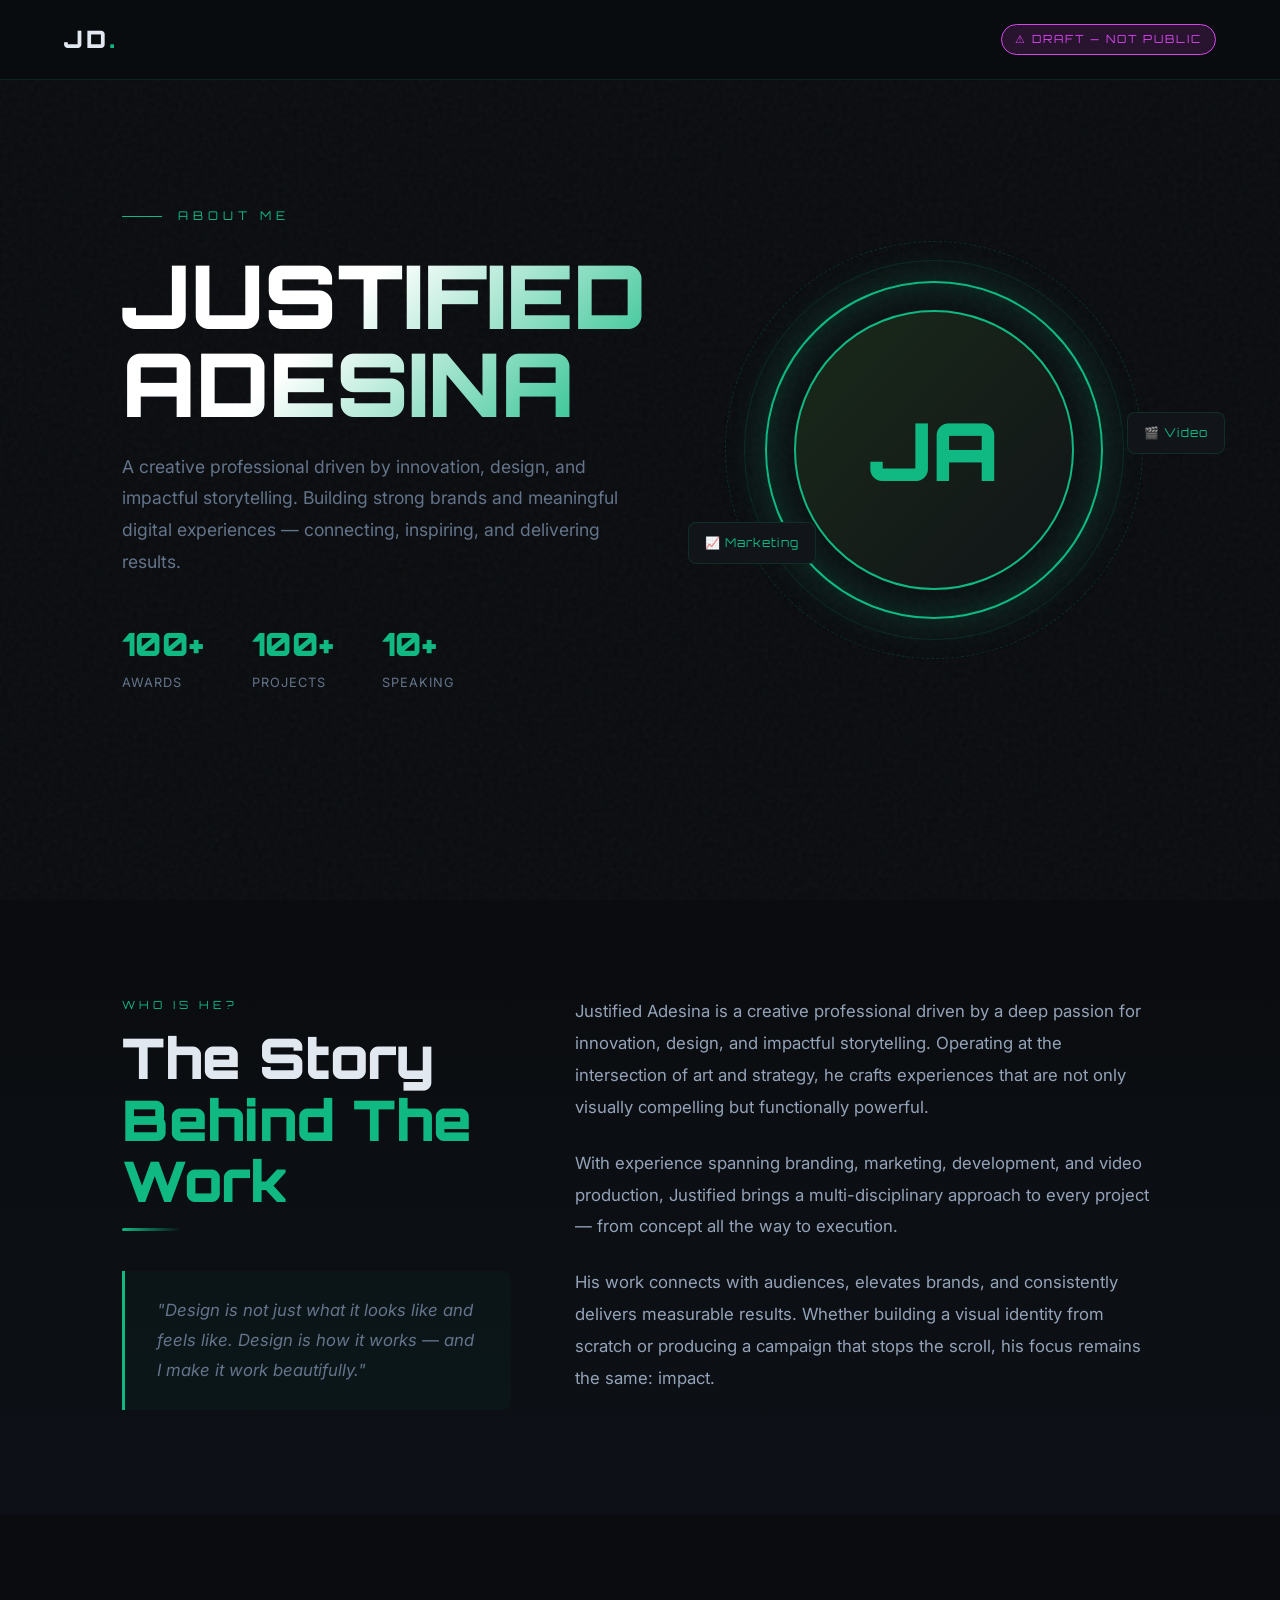
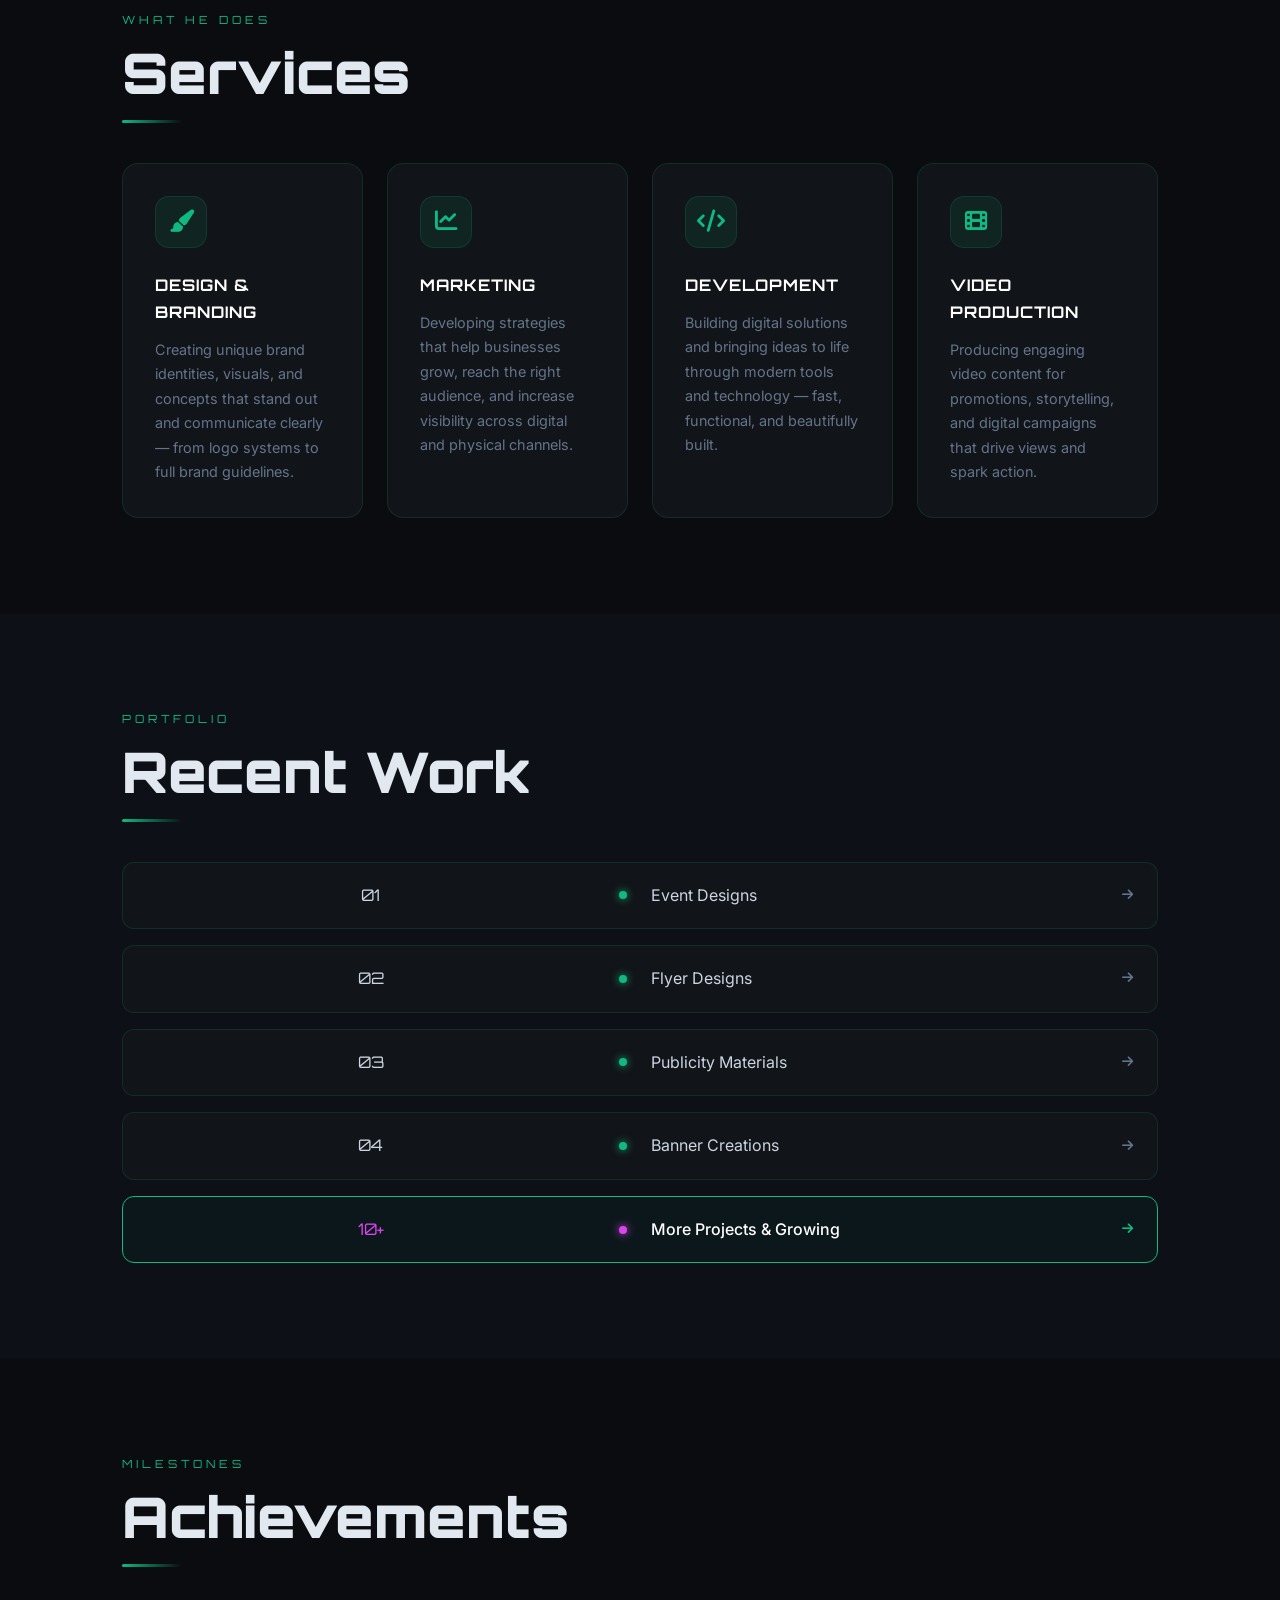
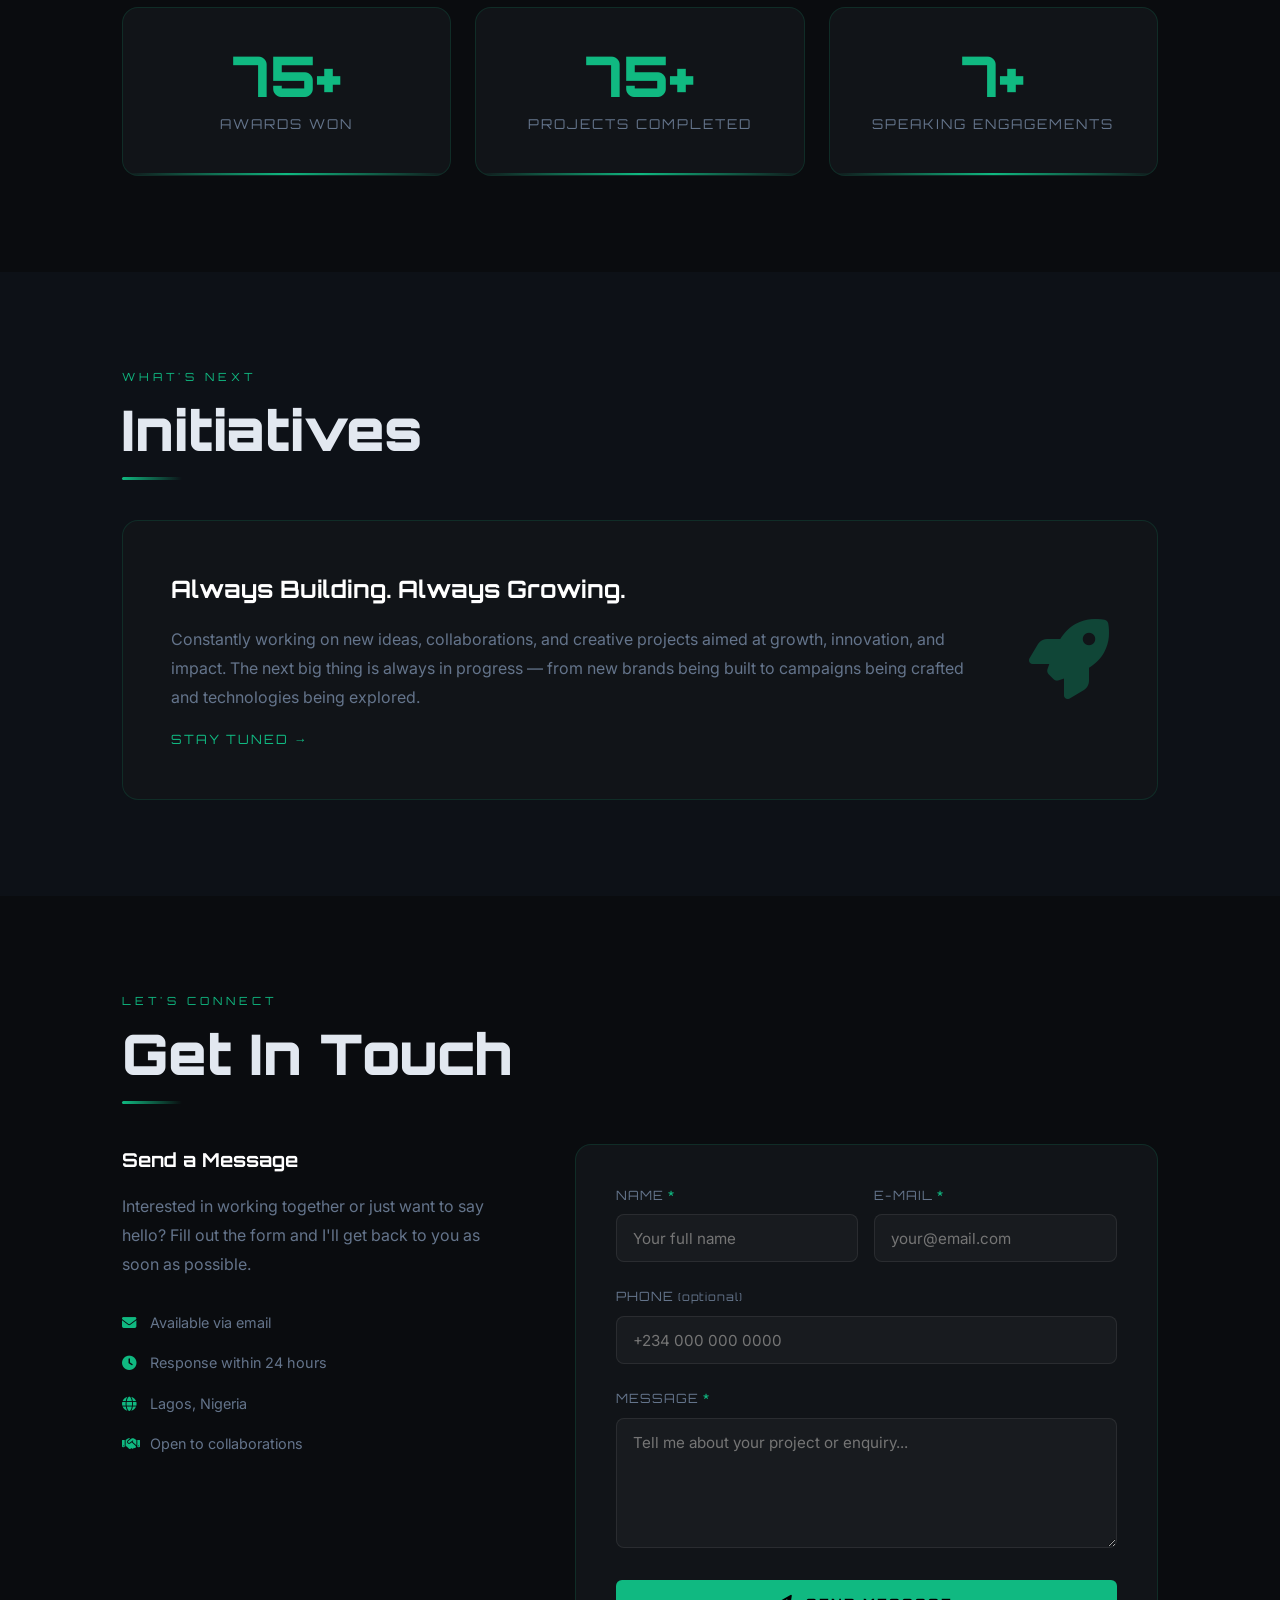
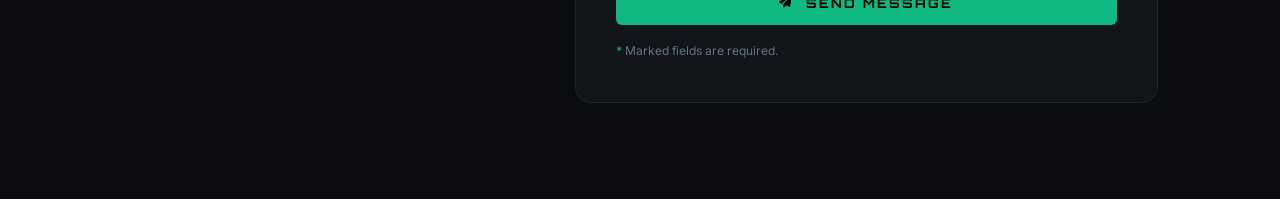
<file: about.html>
<!DOCTYPE html>
<html lang="en">
<head>
    <meta charset="UTF-8">
    <meta name="viewport" content="width=device-width, initial-scale=1.0">
    <title>About Me | Justified Design</title>
    <meta name="description" content="Creative professional driven by innovation, design, and impactful storytelling.">
    <!-- Fonts -->
    <link rel="preconnect" href="https://fonts.googleapis.com">
    <link rel="preconnect" href="https://fonts.gstatic.com" crossorigin>
    <link href="https://fonts.googleapis.com/css2?family=Orbitron:wght@400;600;700;900&family=Inter:wght@300;400;500;600;700&display=swap" rel="stylesheet">
    <link rel="stylesheet" href="https://cdnjs.cloudflare.com/ajax/libs/font-awesome/6.4.0/css/all.min.css">
    <style>
        :root {
            --bg:          #0a0c0f;
            --card-bg:     #111418;
            --border:      rgba(16,185,129,0.15);
            --accent:      #10b981;
            --accent-glow: rgba(16,185,129,0.25);
            --magenta:     #d946ef;
            --cyan:        #06b6d4;
            --text:        #e2e8f0;
            --muted:       #64748b;
            --font-head:   'Orbitron', sans-serif;
            --font-body:   'Inter', sans-serif;
        }

        *, *::before, *::after { box-sizing: border-box; margin: 0; padding: 0; }

        html { scroll-behavior: smooth; }

        body {
            background: var(--bg);
            color: var(--text);
            font-family: var(--font-body);
            line-height: 1.7;
            overflow-x: hidden;
        }

        /* ── Scrollbar ─────────────────────────── */
        ::-webkit-scrollbar { width: 4px; }
        ::-webkit-scrollbar-track { background: var(--bg); }
        ::-webkit-scrollbar-thumb { background: var(--accent); border-radius: 4px; }

        /* ── Noise overlay ──────────────────────── */
        body::before {
            content: '';
            position: fixed;
            inset: 0;
            background-image: url("data:image/svg+xml,%3Csvg viewBox='0 0 200 200' xmlns='http://www.w3.org/2000/svg'%3E%3Cfilter id='n'%3E%3CfeTurbulence type='fractalNoise' baseFrequency='0.9' numOctaves='4' stitchTiles='stitch'/%3E%3C/filter%3E%3Crect width='100%25' height='100%25' filter='url(%23n)' opacity='0.04'/%3E%3C/svg%3E");
            pointer-events: none;
            z-index: 0;
        }

        /* ── Nav ────────────────────────────────── */
        nav {
            position: fixed;
            top: 0; left: 0; right: 0;
            z-index: 100;
            padding: 1.2rem 4rem;
            display: flex;
            justify-content: space-between;
            align-items: center;
            background: rgba(10,12,15,0.85);
            backdrop-filter: blur(12px);
            border-bottom: 1px solid var(--border);
        }
        .logo { font-family: var(--font-head); font-size: 1.5rem; font-weight: 900; letter-spacing: 3px; }
        .logo span { color: var(--accent); }
        .nav-draft {
            font-size: 0.7rem;
            background: rgba(217,70,239,0.15);
            color: var(--magenta);
            border: 1px solid var(--magenta);
            padding: 0.3rem 0.8rem;
            border-radius: 20px;
            font-family: var(--font-head);
            letter-spacing: 2px;
        }

        /* ── Container ──────────────────────────── */
        .container { max-width: 1100px; margin: 0 auto; padding: 0 2rem; }

        /* ── Section base ───────────────────────── */
        section { padding: 6rem 0; position: relative; z-index: 1; }

        .section-label {
            font-family: var(--font-head);
            font-size: 0.7rem;
            letter-spacing: 4px;
            color: var(--accent);
            margin-bottom: 0.75rem;
        }
        .section-title {
            font-family: var(--font-head);
            font-size: clamp(2rem, 5vw, 3.5rem);
            font-weight: 900;
            line-height: 1.1;
            margin-bottom: 1rem;
        }
        .section-divider {
            width: 60px; height: 3px;
            background: linear-gradient(90deg, var(--accent), transparent);
            margin-bottom: 2.5rem;
            border-radius: 2px;
        }

        /* ── HERO ───────────────────────────────── */
        #hero {
            min-height: 100vh;
            display: flex;
            align-items: center;
            padding-top: 6rem;
            overflow: hidden;
        }
        .hero-grid {
            display: grid;
            grid-template-columns: 1fr 1fr;
            gap: 4rem;
            align-items: center;
        }
        .hero-eyebrow {
            font-family: var(--font-head);
            font-size: 0.75rem;
            letter-spacing: 5px;
            color: var(--accent);
            display: flex;
            align-items: center;
            gap: 1rem;
            margin-bottom: 1.5rem;
        }
        .hero-eyebrow::before {
            content: '';
            width: 40px; height: 1px;
            background: var(--accent);
        }
        .hero-name {
            font-family: var(--font-head);
            font-size: clamp(3rem, 7vw, 5.5rem);
            font-weight: 900;
            line-height: 1;
            margin-bottom: 1.5rem;
            background: linear-gradient(135deg, #fff 40%, var(--accent) 100%);
            -webkit-background-clip: text;
            -webkit-text-fill-color: transparent;
            background-clip: text;
        }
        .hero-tagline {
            font-size: 1.1rem;
            color: var(--muted);
            max-width: 500px;
            line-height: 1.8;
            margin-bottom: 2.5rem;
        }
        .hero-stats {
            display: flex;
            gap: 3rem;
        }
        .hero-stat-num {
            font-family: var(--font-head);
            font-size: 2rem;
            font-weight: 900;
            color: var(--accent);
        }
        .hero-stat-label {
            font-size: 0.8rem;
            color: var(--muted);
            letter-spacing: 1px;
        }
        .hero-visual {
            position: relative;
            display: flex;
            align-items: center;
            justify-content: center;
        }
        .hero-avatar-ring {
            width: 380px; height: 380px;
            border-radius: 50%;
            border: 1px solid var(--border);
            display: flex;
            align-items: center;
            justify-content: center;
            position: relative;
            animation: spin 20s linear infinite;
        }
        @keyframes spin { to { transform: rotate(360deg); } }
        .hero-avatar-ring::before, .hero-avatar-ring::after {
            content: '';
            position: absolute;
            border-radius: 50%;
        }
        .hero-avatar-ring::before {
            inset: -20px;
            border: 1px dashed rgba(16,185,129,0.2);
        }
        .hero-avatar-ring::after {
            inset: 20px;
            border: 2px solid var(--accent);
            box-shadow: 0 0 40px var(--accent-glow), inset 0 0 40px var(--accent-glow);
        }
        .hero-avatar-inner {
            width: 280px; height: 280px;
            border-radius: 50%;
            background: linear-gradient(135deg, #1a2a1a, #111418);
            border: 2px solid var(--accent);
            display: flex;
            align-items: center;
            justify-content: center;
            animation: spin-reverse 20s linear infinite;
            font-family: var(--font-head);
            font-size: 5rem;
            font-weight: 900;
            color: var(--accent);
            z-index: 1;
        }
        @keyframes spin-reverse { to { transform: rotate(-360deg); } }

        /* Floating badges */
        .float-badge {
            position: absolute;
            background: var(--card-bg);
            border: 1px solid var(--border);
            padding: 0.6rem 1rem;
            border-radius: 8px;
            font-size: 0.75rem;
            font-family: var(--font-head);
            color: var(--accent);
            letter-spacing: 1px;
            animation: float 3s ease-in-out infinite;
        }
        .float-badge:nth-child(2) { top: 10%; right: -10%; animation-delay: 0.5s; }
        .float-badge:nth-child(3) { bottom: 20%; left: -5%; animation-delay: 1s; }
        .float-badge:nth-child(4) { top: 40%; right: -15%; animation-delay: 1.5s; }
        @keyframes float {
            0%, 100% { transform: translateY(0); }
            50% { transform: translateY(-10px); }
        }

        /* ── ABOUT ──────────────────────────────── */
        #about { background: linear-gradient(180deg, var(--bg) 0%, #0d1117 100%); }
        .about-grid {
            display: grid;
            grid-template-columns: 1fr 1.5fr;
            gap: 4rem;
            align-items: start;
        }
        .about-sticky { position: sticky; top: 6rem; }
        .quote-block {
            border-left: 3px solid var(--accent);
            padding: 1.5rem 2rem;
            background: rgba(16,185,129,0.04);
            border-radius: 0 8px 8px 0;
            margin-top: 2rem;
        }
        .quote-block p {
            font-size: 1.05rem;
            color: var(--muted);
            line-height: 1.8;
            font-style: italic;
        }
        .about-text {
            font-size: 1.05rem;
            color: #94a3b8;
            line-height: 1.9;
            margin-bottom: 1.5rem;
        }

        /* ── SERVICES ───────────────────────────── */
        #services { background: var(--bg); }
        .services-grid {
            display: grid;
            grid-template-columns: repeat(auto-fit, minmax(240px, 1fr));
            gap: 1.5rem;
        }
        .service-card {
            background: var(--card-bg);
            border: 1px solid var(--border);
            border-radius: 16px;
            padding: 2rem;
            position: relative;
            overflow: hidden;
            transition: all 0.4s ease;
            cursor: default;
        }
        .service-card::before {
            content: '';
            position: absolute;
            inset: 0;
            background: linear-gradient(135deg, var(--accent-glow), transparent 60%);
            opacity: 0;
            transition: opacity 0.4s;
        }
        .service-card:hover { transform: translateY(-6px); border-color: var(--accent); }
        .service-card:hover::before { opacity: 1; }
        .service-icon {
            width: 52px; height: 52px;
            border-radius: 14px;
            display: flex; align-items: center; justify-content: center;
            font-size: 1.4rem;
            margin-bottom: 1.5rem;
            background: rgba(16,185,129,0.1);
            color: var(--accent);
            border: 1px solid var(--border);
        }
        .service-card h3 {
            font-family: var(--font-head);
            font-size: 1rem;
            letter-spacing: 1px;
            margin-bottom: 0.75rem;
            color: #fff;
        }
        .service-card p { font-size: 0.9rem; color: var(--muted); line-height: 1.7; }

        /* ── RECENT WORK ────────────────────────── */
        #work { background: #0d1117; }
        .work-list { display: flex; flex-direction: column; gap: 1rem; }
        .work-item {
            display: flex;
            align-items: center;
            gap: 1.5rem;
            background: var(--card-bg);
            border: 1px solid var(--border);
            border-radius: 12px;
            padding: 1.2rem 1.5rem;
            transition: all 0.3s;
        }
        .work-item:hover { border-color: var(--accent); transform: translateX(8px); }
        .work-num {
            font-family: var(--font-head);
            font-size: 0.7rem;
            color: var(--accent);
            width: 28px;
            text-align: center;
            flex-shrink: 0;
        }
        .work-dot {
            width: 8px; height: 8px;
            border-radius: 50%;
            background: var(--accent);
            box-shadow: 0 0 8px var(--accent);
            flex-shrink: 0;
        }
        .work-item span {
            font-size: 1rem;
            flex: 1;
            color: #cbd5e1;
        }
        .work-arrow { color: var(--muted); font-size: 0.8rem; }

        /* ── ACHIEVEMENTS ───────────────────────── */
        #achievements { background: var(--bg); }
        .achievements-grid {
            display: grid;
            grid-template-columns: repeat(3, 1fr);
            gap: 1.5rem;
        }
        .achievement-card {
            background: var(--card-bg);
            border: 1px solid var(--border);
            border-radius: 16px;
            padding: 2.5rem 2rem;
            text-align: center;
            position: relative;
            overflow: hidden;
            transition: all 0.3s;
        }
        .achievement-card::after {
            content: '';
            position: absolute;
            bottom: 0; left: 0; right: 0;
            height: 2px;
            background: linear-gradient(90deg, transparent, var(--accent), transparent);
        }
        .achievement-card:hover { transform: translateY(-4px); border-color: var(--accent); box-shadow: 0 20px 40px rgba(16,185,129,0.1); }
        .achievement-num {
            font-family: var(--font-head);
            font-size: 3.5rem;
            font-weight: 900;
            color: var(--accent);
            line-height: 1;
            margin-bottom: 0.5rem;
        }
        .achievement-label {
            font-size: 0.85rem;
            color: var(--muted);
            letter-spacing: 2px;
            font-family: var(--font-head);
        }

        /* ── INITIATIVES ────────────────────────── */
        #initiatives { background: #0d1117; }
        .initiatives-card {
            background: var(--card-bg);
            border: 1px solid var(--border);
            border-radius: 16px;
            padding: 3rem;
            display: grid;
            grid-template-columns: 1fr auto;
            gap: 3rem;
            align-items: center;
        }
        .initiatives-card h3 {
            font-family: var(--font-head);
            font-size: 1.5rem;
            margin-bottom: 1rem;
            color: #fff;
        }
        .initiatives-card p { color: var(--muted); line-height: 1.8; }
        .initiatives-icon {
            font-size: 5rem;
            color: var(--accent);
            opacity: 0.3;
        }

        /* ── CONTACT FORM ───────────────────────── */
        #contact { background: var(--bg); }
        .contact-grid {
            display: grid;
            grid-template-columns: 1fr 1.5fr;
            gap: 4rem;
            align-items: start;
        }
        .contact-info h3 {
            font-family: var(--font-head);
            font-size: 1.2rem;
            margin-bottom: 1rem;
            color: #fff;
        }
        .contact-info p { color: var(--muted); line-height: 1.8; margin-bottom: 2rem; }
        .contact-list { list-style: none; display: flex; flex-direction: column; gap: 1rem; }
        .contact-list li {
            display: flex;
            align-items: center;
            gap: 0.75rem;
            font-size: 0.9rem;
            color: var(--muted);
        }
        .contact-list li i { color: var(--accent); width: 16px; }

        .form-card {
            background: var(--card-bg);
            border: 1px solid var(--border);
            border-radius: 16px;
            padding: 2.5rem;
        }
        .form-group { margin-bottom: 1.5rem; }
        .form-group label {
            display: block;
            font-size: 0.8rem;
            font-family: var(--font-head);
            letter-spacing: 1px;
            color: var(--muted);
            margin-bottom: 0.5rem;
        }
        .form-required { color: var(--accent); }
        .form-group input,
        .form-group textarea {
            width: 100%;
            background: rgba(255,255,255,0.03);
            border: 1px solid rgba(255,255,255,0.08);
            border-radius: 8px;
            padding: 0.85rem 1rem;
            color: var(--text);
            font-family: var(--font-body);
            font-size: 0.95rem;
            transition: border-color 0.3s;
            outline: none;
        }
        .form-group input:focus,
        .form-group textarea:focus { border-color: var(--accent); box-shadow: 0 0 0 3px var(--accent-glow); }
        .form-group textarea { resize: vertical; min-height: 130px; }
        .form-grid-2 { display: grid; grid-template-columns: 1fr 1fr; gap: 1rem; }
        .form-note { font-size: 0.75rem; color: var(--muted); margin-top: 1rem; }

        .btn-submit {
            display: inline-flex;
            align-items: center;
            gap: 0.75rem;
            background: var(--accent);
            color: #000;
            font-family: var(--font-head);
            font-size: 0.8rem;
            font-weight: 700;
            letter-spacing: 2px;
            padding: 0.9rem 2rem;
            border: none;
            border-radius: 6px;
            cursor: pointer;
            transition: all 0.3s;
            width: 100%;
            justify-content: center;
        }
        .btn-submit:hover { background: #0ea271; transform: translateY(-2px); box-shadow: 0 8px 20px rgba(16,185,129,0.35); }

        /* ── FOOTER ─────────────────────────────── */
        footer {
            background: #060809;
            border-top: 1px solid var(--border);
            padding: 2rem;
            text-align: center;
        }
        footer p { color: var(--muted); font-size: 0.8rem; }
        .footer-draft {
            display: inline-block;
            margin-top: 0.5rem;
            font-size: 0.7rem;
            color: var(--magenta);
            background: rgba(217,70,239,0.08);
            padding: 0.2rem 0.6rem;
            border-radius: 4px;
            font-family: var(--font-head);
            letter-spacing: 2px;
        }

        /* ── Responsive ─────────────────────────── */
        @media (max-width: 900px) {
            nav { padding: 1rem 1.5rem; }
            .hero-grid { grid-template-columns: 1fr; text-align: center; }
            .hero-eyebrow { justify-content: center; }
            .hero-stats { justify-content: center; }
            .hero-visual { display: none; }
            .about-grid { grid-template-columns: 1fr; }
            .about-sticky { position: static; }
            .achievements-grid { grid-template-columns: repeat(3, 1fr); }
            .contact-grid { grid-template-columns: 1fr; }
            .initiatives-card { grid-template-columns: 1fr; }
            .initiatives-icon { display: none; }
        }
        @media (max-width: 580px) {
            .achievements-grid { grid-template-columns: 1fr; }
            .form-grid-2 { grid-template-columns: 1fr; }
        }
    </style>
</head>
<body>

    <!-- Navigation -->
    <nav>
        <div class="logo">JD<span>.</span></div>
        <span class="nav-draft">⚠ DRAFT — NOT PUBLIC</span>
    </nav>

    <!-- ══ HERO ══════════════════════════════════ -->
    <section id="hero">
        <div class="container">
            <div class="hero-grid">
                <div class="hero-left">
                    <p class="hero-eyebrow">ABOUT ME</p>
                    <h1 class="hero-name">JUSTIFIED<br>ADESINA</h1>
                    <p class="hero-tagline">
                        A creative professional driven by innovation, design, and impactful storytelling. Building strong brands and meaningful digital experiences — connecting, inspiring, and delivering results.
                    </p>
                    <div class="hero-stats">
                        <div>
                            <div class="hero-stat-num">100+</div>
                            <div class="hero-stat-label">AWARDS</div>
                        </div>
                        <div>
                            <div class="hero-stat-num">100+</div>
                            <div class="hero-stat-label">PROJECTS</div>
                        </div>
                        <div>
                            <div class="hero-stat-num">10+</div>
                            <div class="hero-stat-label">SPEAKING</div>
                        </div>
                    </div>
                </div>
                <div class="hero-visual">
                    <span class="float-badge">🎨 Design</span>
                    <div class="hero-avatar-ring">
                        <div class="hero-avatar-inner">JA</div>
                    </div>
                    <span class="float-badge">📈 Marketing</span>
                    <span class="float-badge">🎬 Video</span>
                </div>
            </div>
        </div>
    </section>

    <!-- ══ ABOUT ══════════════════════════════════ -->
    <section id="about">
        <div class="container">
            <div class="about-grid">
                <div class="about-sticky">
                    <p class="section-label">WHO IS HE?</p>
                    <h2 class="section-title">The Story<br><span style="color: var(--accent);">Behind The Work</span></h2>
                    <div class="section-divider"></div>
                    <div class="quote-block">
                        <p>"Design is not just what it looks like and feels like. Design is how it works — and I make it work beautifully."</p>
                    </div>
                </div>
                <div>
                    <p class="about-text">
                        Justified Adesina is a creative professional driven by a deep passion for innovation, design, and impactful storytelling. Operating at the intersection of art and strategy, he crafts experiences that are not only visually compelling but functionally powerful.
                    </p>
                    <p class="about-text">
                        With experience spanning branding, marketing, development, and video production, Justified brings a multi-disciplinary approach to every project — from concept all the way to execution.
                    </p>
                    <p class="about-text">
                        His work connects with audiences, elevates brands, and consistently delivers measurable results. Whether building a visual identity from scratch or producing a campaign that stops the scroll, his focus remains the same: impact.
                    </p>
                </div>
            </div>
        </div>
    </section>

    <!-- ══ SERVICES ══════════════════════════════ -->
    <section id="services">
        <div class="container">
            <p class="section-label">WHAT HE DOES</p>
            <h2 class="section-title">Services</h2>
            <div class="section-divider"></div>
            <div class="services-grid">
                <div class="service-card">
                    <div class="service-icon"><i class="fas fa-paint-brush"></i></div>
                    <h3>DESIGN & BRANDING</h3>
                    <p>Creating unique brand identities, visuals, and concepts that stand out and communicate clearly — from logo systems to full brand guidelines.</p>
                </div>
                <div class="service-card">
                    <div class="service-icon"><i class="fas fa-chart-line"></i></div>
                    <h3>MARKETING</h3>
                    <p>Developing strategies that help businesses grow, reach the right audience, and increase visibility across digital and physical channels.</p>
                </div>
                <div class="service-card">
                    <div class="service-icon"><i class="fas fa-code"></i></div>
                    <h3>DEVELOPMENT</h3>
                    <p>Building digital solutions and bringing ideas to life through modern tools and technology — fast, functional, and beautifully built.</p>
                </div>
                <div class="service-card">
                    <div class="service-icon"><i class="fas fa-film"></i></div>
                    <h3>VIDEO PRODUCTION</h3>
                    <p>Producing engaging video content for promotions, storytelling, and digital campaigns that drive views and spark action.</p>
                </div>
            </div>
        </div>
    </section>

    <!-- ══ RECENT WORK ════════════════════════════ -->
    <section id="work">
        <div class="container">
            <p class="section-label">PORTFOLIO</p>
            <h2 class="section-title">Recent Work</h2>
            <div class="section-divider"></div>
            <div class="work-list">
                <div class="work-item">
                    <span class="work-num">01</span>
                    <div class="work-dot"></div>
                    <span>Event Designs</span>
                    <i class="fas fa-arrow-right work-arrow"></i>
                </div>
                <div class="work-item">
                    <span class="work-num">02</span>
                    <div class="work-dot"></div>
                    <span>Flyer Designs</span>
                    <i class="fas fa-arrow-right work-arrow"></i>
                </div>
                <div class="work-item">
                    <span class="work-num">03</span>
                    <div class="work-dot"></div>
                    <span>Publicity Materials</span>
                    <i class="fas fa-arrow-right work-arrow"></i>
                </div>
                <div class="work-item">
                    <span class="work-num">04</span>
                    <div class="work-dot"></div>
                    <span>Banner Creations</span>
                    <i class="fas fa-arrow-right work-arrow"></i>
                </div>
                <div class="work-item" style="border-color: var(--accent); background: rgba(16,185,129,0.04);">
                    <span class="work-num" style="color: var(--magenta);">10+</span>
                    <div class="work-dot" style="background: var(--magenta); box-shadow: 0 0 8px var(--magenta);"></div>
                    <span style="color: #fff; font-weight: 500;">More Projects & Growing</span>
                    <i class="fas fa-arrow-right work-arrow" style="color: var(--accent);"></i>
                </div>
            </div>
        </div>
    </section>

    <!-- ══ ACHIEVEMENTS ══════════════════════════ -->
    <section id="achievements">
        <div class="container">
            <p class="section-label">MILESTONES</p>
            <h2 class="section-title">Achievements</h2>
            <div class="section-divider"></div>
            <div class="achievements-grid">
                <div class="achievement-card">
                    <div class="achievement-num">100+</div>
                    <div class="achievement-label">AWARDS WON</div>
                </div>
                <div class="achievement-card">
                    <div class="achievement-num">100+</div>
                    <div class="achievement-label">PROJECTS COMPLETED</div>
                </div>
                <div class="achievement-card">
                    <div class="achievement-num">10+</div>
                    <div class="achievement-label">SPEAKING ENGAGEMENTS</div>
                </div>
            </div>
        </div>
    </section>

    <!-- ══ INITIATIVES ══════════════════════════ -->
    <section id="initiatives">
        <div class="container">
            <p class="section-label">WHAT'S NEXT</p>
            <h2 class="section-title">Initiatives</h2>
            <div class="section-divider"></div>
            <div class="initiatives-card">
                <div>
                    <h3>Always Building. Always Growing.</h3>
                    <p>Constantly working on new ideas, collaborations, and creative projects aimed at growth, innovation, and impact. The next big thing is always in progress — from new brands being built to campaigns being crafted and technologies being explored.</p>
                    <p style="margin-top: 1rem; color: var(--accent); font-family: var(--font-head); font-size: 0.8rem; letter-spacing: 2px;">STAY TUNED →</p>
                </div>
                <div class="initiatives-icon"><i class="fas fa-rocket"></i></div>
            </div>
        </div>
    </section>

    <!-- ══ CONTACT FORM ══════════════════════════ -->
    <section id="contact">
        <div class="container">
            <p class="section-label">LET'S CONNECT</p>
            <h2 class="section-title">Get In Touch</h2>
            <div class="section-divider"></div>
            <div class="contact-grid">
                <div class="contact-info">
                    <h3>Send a Message</h3>
                    <p>Interested in working together or just want to say hello? Fill out the form and I'll get back to you as soon as possible.</p>
                    <ul class="contact-list">
                        <li><i class="fas fa-envelope"></i> Available via email</li>
                        <li><i class="fas fa-clock"></i> Response within 24 hours</li>
                        <li><i class="fas fa-globe"></i> Lagos, Nigeria</li>
                        <li><i class="fas fa-handshake"></i> Open to collaborations</li>
                    </ul>
                </div>
                <div class="form-card">
                    <form id="contact-form" onsubmit="handleSubmit(event)">
                        <div class="form-grid-2">
                            <div class="form-group">
                                <label>NAME <span class="form-required">*</span></label>
                                <input type="text" id="c-name" placeholder="Your full name" required>
                            </div>
                            <div class="form-group">
                                <label>E-MAIL <span class="form-required">*</span></label>
                                <input type="email" id="c-email" placeholder="your@email.com" required>
                            </div>
                        </div>
                        <div class="form-group">
                            <label>PHONE <span style="color: var(--muted); font-size: 0.7rem;">(optional)</span></label>
                            <input type="tel" id="c-phone" placeholder="+234 000 000 0000">
                        </div>
                        <div class="form-group">
                            <label>MESSAGE <span class="form-required">*</span></label>
                            <textarea id="c-message" placeholder="Tell me about your project or enquiry..." required></textarea>
                        </div>
                        <button type="submit" class="btn-submit">
                            <i class="fas fa-paper-plane"></i>
                            SEND MESSAGE
                        </button>
                        <p class="form-note">
                            <span class="form-required">*</span> Marked fields are required.
                        </p>
                        <div id="form-response" style="display:none; margin-top:1rem; padding:0.75rem 1rem; border-radius:6px; font-size:0.9rem;"></div>
                    </form>
                </div>
            </div>
        </div>
    </section>

 

    <script>
        // Smooth scroll for anchor links
        document.querySelectorAll('a[href^="#"]').forEach(anchor => {
            anchor.addEventListener('click', function(e) {
                e.preventDefault();
                document.querySelector(this.getAttribute('href'))?.scrollIntoView({ behavior: 'smooth' });
            });
        });

        // Contact form handler (placeholder - no backend yet)
        function handleSubmit(e) {
            e.preventDefault();
            const res = document.getElementById('form-response');
            res.style.display = 'block';
            res.style.background = 'rgba(16,185,129,0.1)';
            res.style.border = '1px solid var(--accent)';
            res.style.color = '#10b981';
            res.innerHTML = `<i class="fas fa-check-circle"></i> Message received! (Form not yet connected to a backend — this is a draft.)`;
            e.target.reset();
        }

        // Scroll-driven nav shadow
        window.addEventListener('scroll', () => {
            const nav = document.querySelector('nav');
            nav.style.boxShadow = window.scrollY > 50 ? '0 4px 30px rgba(0,0,0,0.5)' : 'none';
        });

        // Animate stat numbers on load
        function animateNum(el, target) {
            let count = 0;
            const step = target / 40;
            const interval = setInterval(() => {
                count = Math.min(count + step, target);
                el.innerText = Math.floor(count) + '+';
                if (count >= target) clearInterval(interval);
            }, 30);
        }

        const observer = new IntersectionObserver(entries => {
            entries.forEach(entry => {
                if (entry.isIntersecting) {
                    document.querySelectorAll('.achievement-num').forEach(el => {
                        const val = parseInt(el.innerText);
                        animateNum(el, val);
                    });
                    observer.disconnect();
                }
            });
        }, { threshold: 0.5 });

        const achSection = document.getElementById('achievements');
        if (achSection) observer.observe(achSection);
    </script>
</body>
</html>
</file>
